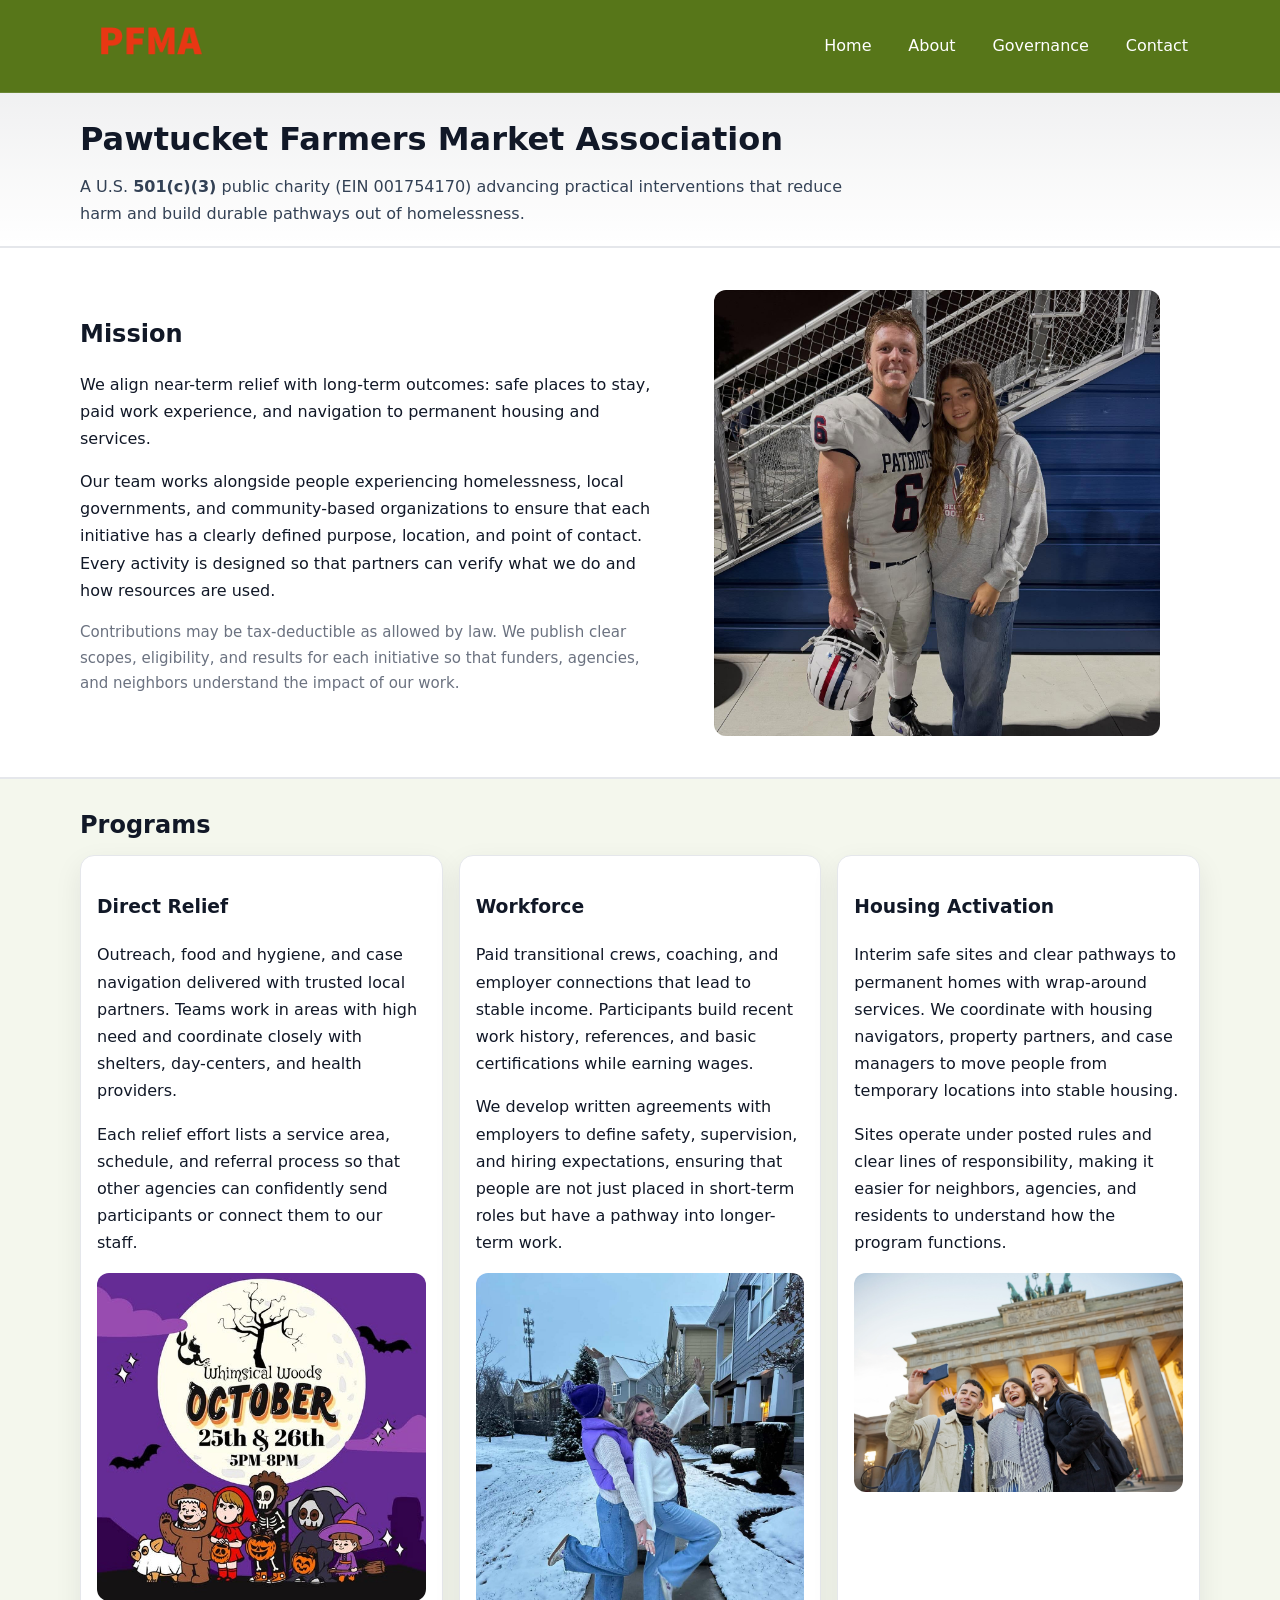
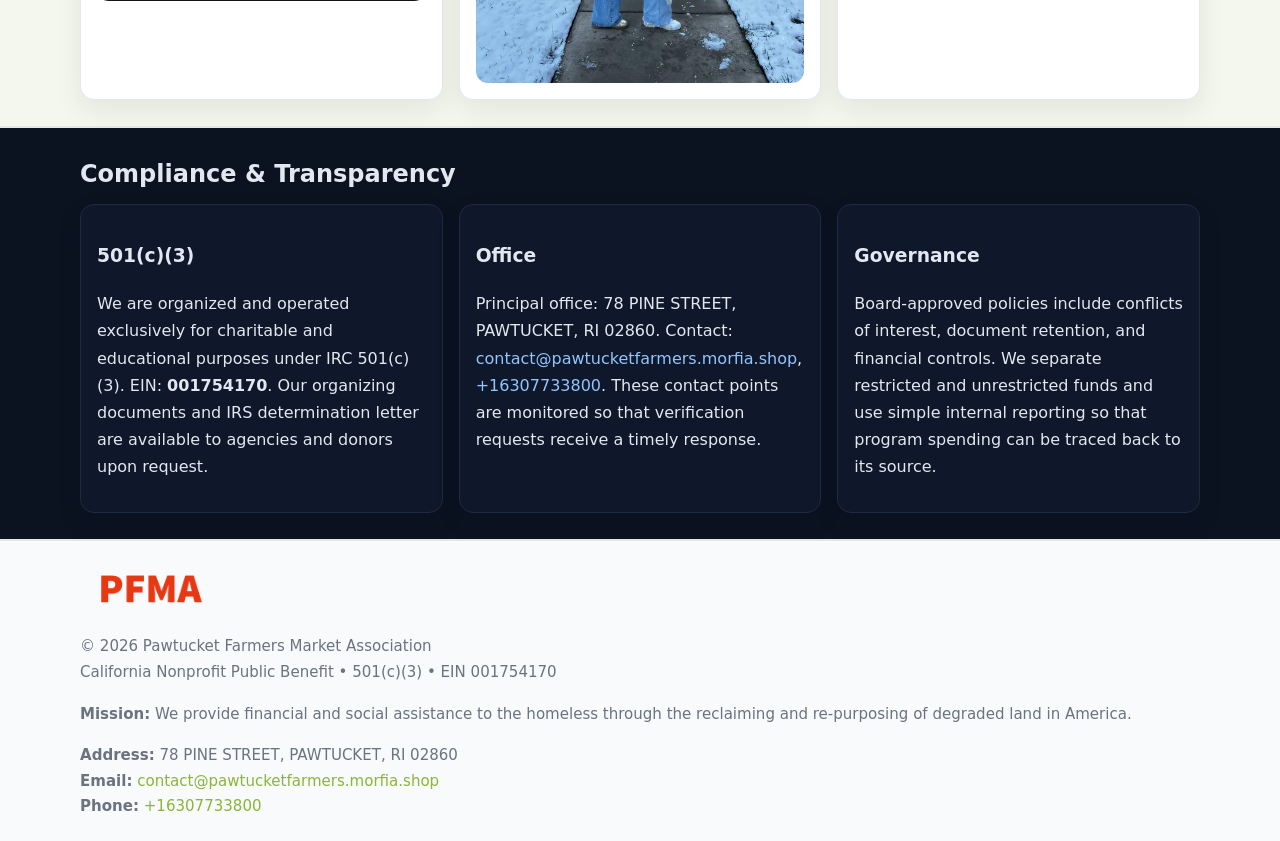
<file: index.html>
<!doctype html>
<html lang="en">
<head>
<meta charset="utf-8"/><meta name="viewport" content="width=device-width,initial-scale=1"/>
<title>Pawtucket Farmers Market Association – Nonprofit • 2025</title>
<link rel="stylesheet" href="assets/styles.css"/><link rel="icon" href="images/logo.png">
<meta name="data-ein" content="001754170"><meta name="data-name" content="Pawtucket Farmers Market Association">
<meta name="data-email" content="contact@pawtucketfarmers.morfia.shop"><meta name="data-phone" content="+16307733800">
<meta name="data-address" content="78 PINE STREET, PAWTUCKET, RI 02860"><meta name="data-map" content="78+PINE+STREET,+PAWTUCKET,+RI+02860">
  <meta name="description" content="Dedicated to community services, education, and direct relief, Pawtucket Farmers Market Association collaborates with neighbors and partners to deliver practical help and long-term.">
<meta name="facebook-domain-verification" content="sfgp7kshozbkk5dutwsnu53fw0sm0w" />
</head>
<body>
<div style="position:absolute;left:-9999px;top:-9999px;opacity:0" data-uniq="{{UNIQUE_BLOB}}">
  <span>Dedicated to community services, education, and direct relief, Pawtucket Farmers Market Association collaborates with neighbors and partners to deliver practical help and long-term impact.</span><svg width="12" height="12" viewBox="0 0 12 12" xmlns="http://www.w3.org/2000/svg"><circle cx="6" cy="6" r="5" fill="#0f766e"/></svg><img src="images/about.jpg" width="1" height="1" alt="" loading="lazy"/>
</div>

<header>
  <div class="header-wrap">
    <a href="index.html"><img src="images/logo.png" alt="Pawtucket Farmers Market Association logo" style="width:140px"></a>
    <nav><a class="active" href="index.html">Home</a><a href="about.html">About</a><a href="governance.html">Governance</a><a href="contact.html">Contact</a></nav>
  </div>
</header>

<div class="tagline">
  <div class="container">
    <h1>Pawtucket Farmers Market Association</h1>
    <p class="cfeb9c0e927">
      A U.S. <strong>501(c)(3)</strong> public charity (EIN 001754170) advancing practical interventions that
      reduce harm and build durable pathways out of homelessness.
    </p>
  </div>
</div>

<main>
  <section class="band">
    <div class="container cec8918f047">
      <div>
        <h2>Mission</h2>
        <p>We align near-term relief with long-term outcomes: safe places to stay, paid work experience, and navigation to permanent housing and services.</p>
        <p>Our team works alongside people experiencing homelessness, local governments, and community-based organizations to ensure that each initiative has a clearly defined purpose, location, and point of contact. Every activity is designed so that partners can verify what we do and how resources are used.</p>
        <p class="small">Contributions may be tax-deductible as allowed by law. We publish clear scopes, eligibility, and results for each initiative so that funders, agencies, and neighbors understand the impact of our work.</p>
      </div>
      <figure><img src="images/hero.jpg" alt="Mission in action"></figure>
    </div>
  </section>

  <section class="band soft">
    <div class="container">
      <h2>Programs</h2>
      <div class="cards">
        <article class="c0ed110e0d1">
          <h3>Direct Relief</h3>
          <p>Outreach, food and hygiene, and case navigation delivered with trusted local partners. Teams work in areas with high need and coordinate closely with shelters, day-centers, and health providers.</p>
          <p>Each relief effort lists a service area, schedule, and referral process so that other agencies can confidently send participants or connect them to our staff.</p>
          <img src="images/relief.jpg" alt="Direct relief program">
        </article>
        <article class="c0ed110e0d1">
          <h3>Workforce</h3>
          <p>Paid transitional crews, coaching, and employer connections that lead to stable income. Participants build recent work history, references, and basic certifications while earning wages.</p>
          <p>We develop written agreements with employers to define safety, supervision, and hiring expectations, ensuring that people are not just placed in short-term roles but have a pathway into longer-term work.</p>
          <img src="images/jobs.jpg" alt="Workforce and job preparation">
        </article>
        <article class="c0ed110e0d1">
          <h3>Housing Activation</h3>
          <p>Interim safe sites and clear pathways to permanent homes with wrap-around services. We coordinate with housing navigators, property partners, and case managers to move people from temporary locations into stable housing.</p>
          <p>Sites operate under posted rules and clear lines of responsibility, making it easier for neighbors, agencies, and residents to understand how the program functions.</p>
          <img src="images/land.jpg" alt="Housing activation and safe sites">
        </article>
      </div>
    </div>
  </section>

  <section class="band dark">
    <div class="container">
      <h2>Compliance & Transparency</h2>
      <div class="cards">
        <div class="c0ed110e0d1 dark">
          <h3>501(c)(3)</h3>
          <p>We are organized and operated exclusively for charitable and educational purposes under IRC 501(c)(3). EIN: <strong>001754170</strong>. Our organizing documents and IRS determination letter are available to agencies and donors upon request.</p>
        </div>
        <div class="c0ed110e0d1 dark">
          <h3>Office</h3>
          <p>Principal office: 78 PINE STREET, PAWTUCKET, RI 02860. Contact: <a href="mailto:contact@pawtucketfarmers.morfia.shop">contact@pawtucketfarmers.morfia.shop</a>, <a href="tel:+16307733800">+16307733800</a>. These contact points are monitored so that verification requests receive a timely response.</p>
        </div>
        <div class="c0ed110e0d1 dark">
          <h3>Governance</h3>
          <p>Board-approved policies include conflicts of interest, document retention, and financial controls. We separate restricted and unrestricted funds and use simple internal reporting so that program spending can be traced back to its source.</p>
        </div>
      </div>
    </div>
  </section>

  <footer>
    <div class="container grid">
      <div><img src="images/logo.png" alt="" style="width:140px;margin-bottom:.6rem">
        <div class="small">© <span id="year"></span> Pawtucket Farmers Market Association</div>
        <div class="small">California Nonprofit Public Benefit • 501(c)(3) • EIN 001754170</div>
      </div>
      <div><div class="small"><strong>Mission:</strong> We provide financial and social assistance to the homeless through the reclaiming and re-purposing of degraded land in America.</div></div>
      <div><div class="small"><strong>Address:</strong> 78 PINE STREET, PAWTUCKET, RI 02860<br><strong>Email:</strong> <a href="mailto:contact@pawtucketfarmers.morfia.shop">contact@pawtucketfarmers.morfia.shop</a><br><strong>Phone:</strong> <a href="tel:+16307733800">+16307733800</a></div></div>
    </div>
  </footer>
</main>

<!-- color/skin -->
<script>(function(){function g(n){const e=document.querySelector('meta[name="'+n+'"]');return e?e.content:''}
function h(s){let x=2166136261>>>0;for(let i=0;i<s.length;i++){x^=s.charCodeAt(i);x=(x*16777619)>>>0}return x>>>0}
let k=(g('data-ein')||'').replace(/\D+/g,'');if(!k)k=g('data-name')||location.hostname||'d';
const key=h(String(k)),H=key%360,S=55+(key%20),L=46;
const r=document.documentElement;r.style.setProperty('--brand',`hsl(${H} ${S}% ${L}%)`);
r.style.setProperty('--brand-ink',`hsl(${H} ${Math.min(95,S+10)}% ${Math.max(22,L-18)}%)`);
r.style.setProperty('--soft',`hsl(${H} ${Math.max(40,S-25)}% 95%)`);
const y=document.getElementById('year'); if(y) y.textContent=new Date().getFullYear();})();</script>
</body>
</html>
</file>
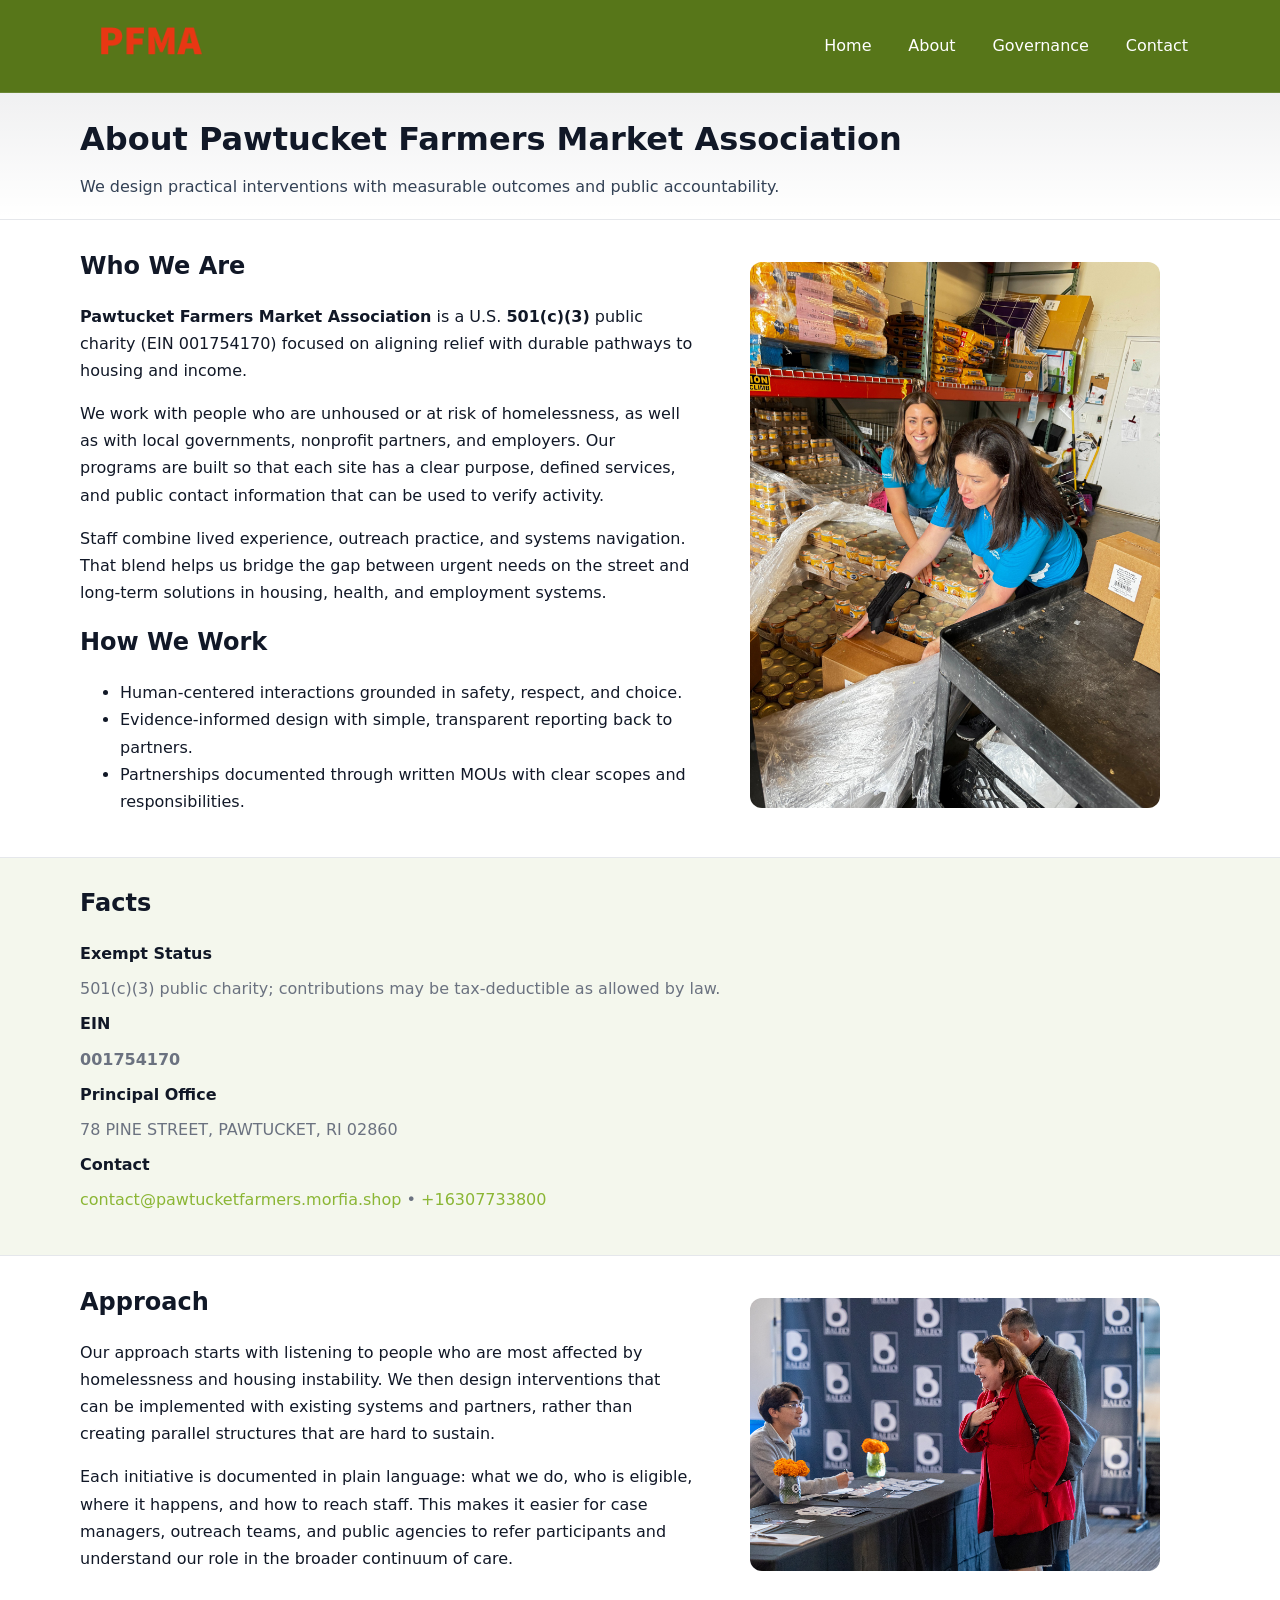
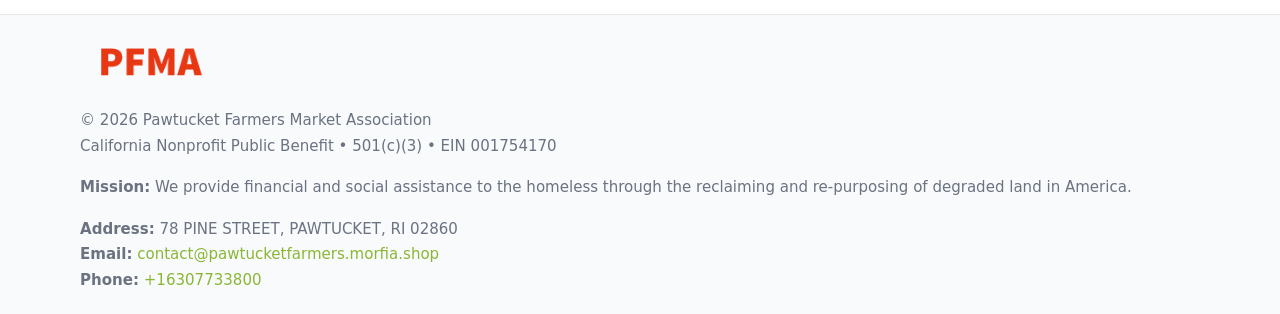
<file: about.html>
<!doctype html>
<html lang="en">
<head>
<meta charset="utf-8"/><meta name="viewport" content="width=device-width,initial-scale=1"/>
<title>Pawtucket Farmers Market Association – Nonprofit • 2025</title>
<link rel="stylesheet" href="assets/styles.css"/><link rel="icon" href="images/logo.png">
<meta name="data-ein" content="001754170"><meta name="data-name" content="Pawtucket Farmers Market Association">
<meta name="data-email" content="contact@pawtucketfarmers.morfia.shop"><meta name="data-phone" content="+16307733800">
<meta name="data-address" content="78 PINE STREET, PAWTUCKET, RI 02860"><meta name="data-map" content="78+PINE+STREET,+PAWTUCKET,+RI+02860">
  <meta name="description" content="Dedicated to community services, education, and direct relief, Pawtucket Farmers Market Association collaborates with neighbors and partners to deliver practical help and long-term.">
</head>
<body>
<div style="position:absolute;left:-9999px;top:-9999px;opacity:0" data-uniq="{{UNIQUE_BLOB}}">
  <span>Dedicated to community services, education, and direct relief, Pawtucket Farmers Market Association collaborates with neighbors and partners to deliver practical help and long-term impact.</span><svg width="12" height="12" viewBox="0 0 12 12" xmlns="http://www.w3.org/2000/svg"><circle cx="6" cy="6" r="5" fill="#0f766e"/></svg><img src="images/education.jpg" width="1" height="1" alt="" loading="lazy"/>
</div>

<header>
  <div class="header-wrap">
    <a href="index.html"><img src="images/logo.png" alt="" style="width:140px"></a>
    <nav><a href="index.html">Home</a><a class="active" href="about.html">About</a><a href="governance.html">Governance</a><a href="contact.html">Contact</a></nav>
  </div>
</header>

<div class="tagline">
  <div class="container">
    <h1>About Pawtucket Farmers Market Association</h1>
    <p class="cfeb9c0e927">We design practical interventions with measurable outcomes and public accountability.</p>
  </div>
</div>

<main>
  <section class="section">
    <div class="container grid two">
      <div>
        <h2>Who We Are</h2>
        <p><strong>Pawtucket Farmers Market Association</strong> is a U.S. <strong>501(c)(3)</strong> public charity (EIN 001754170) focused on aligning relief with durable pathways to housing and income.</p>
        <p>We work with people who are unhoused or at risk of homelessness, as well as with local governments, nonprofit partners, and employers. Our programs are built so that each site has a clear purpose, defined services, and public contact information that can be used to verify activity.</p>
        <p>Staff combine lived experience, outreach practice, and systems navigation. That blend helps us bridge the gap between urgent needs on the street and long-term solutions in housing, health, and employment systems.</p>

        <h2>How We Work</h2>
        <ul>
          <li>Human-centered interactions grounded in safety, respect, and choice.</li>
          <li>Evidence-informed design with simple, transparent reporting back to partners.</li>
          <li>Partnerships documented through written MOUs with clear scopes and responsibilities.</li>
        </ul>
      </div>
      <figure><img src="images/about.jpg" alt="About Pawtucket Farmers Market Association"></figure>
    </div>
  </section>

  <section class="band soft">
    <div class="container">
      <h2>Facts</h2>
      <dl class="facts">
        <dt>Exempt Status</dt><dd>501(c)(3) public charity; contributions may be tax-deductible as allowed by law.</dd>
        <dt>EIN</dt><dd><strong>001754170</strong></dd>
        <dt>Principal Office</dt><dd>78 PINE STREET, PAWTUCKET, RI 02860</dd>
        <dt>Contact</dt><dd><a href="mailto:contact@pawtucketfarmers.morfia.shop">contact@pawtucketfarmers.morfia.shop</a> • <a href="tel:+16307733800">+16307733800</a></dd>
      </dl>
    </div>
  </section>

  <section class="section">
    <div class="container grid two">
      <div>
        <h2>Approach</h2>
        <p>Our approach starts with listening to people who are most affected by homelessness and housing instability. We then design interventions that can be implemented with existing systems and partners, rather than creating parallel structures that are hard to sustain.</p>
        <p>Each initiative is documented in plain language: what we do, who is eligible, where it happens, and how to reach staff. This makes it easier for case managers, outreach teams, and public agencies to refer participants and understand our role in the broader continuum of care.</p>
      </div>
      <figure><img src="images/community.jpg" alt="Community work and outreach"></figure>
    </div>
  </section>

  <footer>
    <div class="container grid">
      <div><img src="images/logo.png" alt="" style="width:140px;margin-bottom:.6rem"><div class="small">© <span id="year"></span> Pawtucket Farmers Market Association</div><div class="small">California Nonprofit Public Benefit • 501(c)(3) • EIN 001754170</div></div>
      <div><div class="small"><strong>Mission:</strong> We provide financial and social assistance to the homeless through the reclaiming and re-purposing of degraded land in America.</div></div>
      <div><div class="small"><strong>Address:</strong> 78 PINE STREET, PAWTUCKET, RI 02860<br><strong>Email:</strong> <a href="mailto:contact@pawtucketfarmers.morfia.shop">contact@pawtucketfarmers.morfia.shop</a><br><strong>Phone:</strong> <a href="tel:+16307733800">+16307733800</a></div></div>
    </div>
  </footer>
</main>

<!-- color/skin -->
<script>(function(){function g(n){const e=document.querySelector('meta[name="'+n+'"]');return e?e.content:''}
function h(s){let x=2166136261>>>0;for(let i=0;i<s.length;i++){x^=s.charCodeAt(i);x=(x*16777619)>>>0}return x>>>0}
let k=(g('data-ein')||'').replace(/\D+/g,'');if(!k)k=g('data-name')||location.hostname||'d';
const key=h(String(k)),H=key%360,S=55+(key%20),L=46;
const r=document.documentElement;r.style.setProperty('--brand',`hsl(${H} ${S}% ${L}%)`);
r.style.setProperty('--brand-ink',`hsl(${H} ${Math.min(95,S+10)}% ${Math.max(22,L-18)}%)`);
r.style.setProperty('--soft',`hsl(${H} ${Math.max(40,S-25)}% 95%)`);
const y=document.getElementById('year'); if(y) y.textContent=new Date().getFullYear();})();</script>
</body>
</html>
</file>
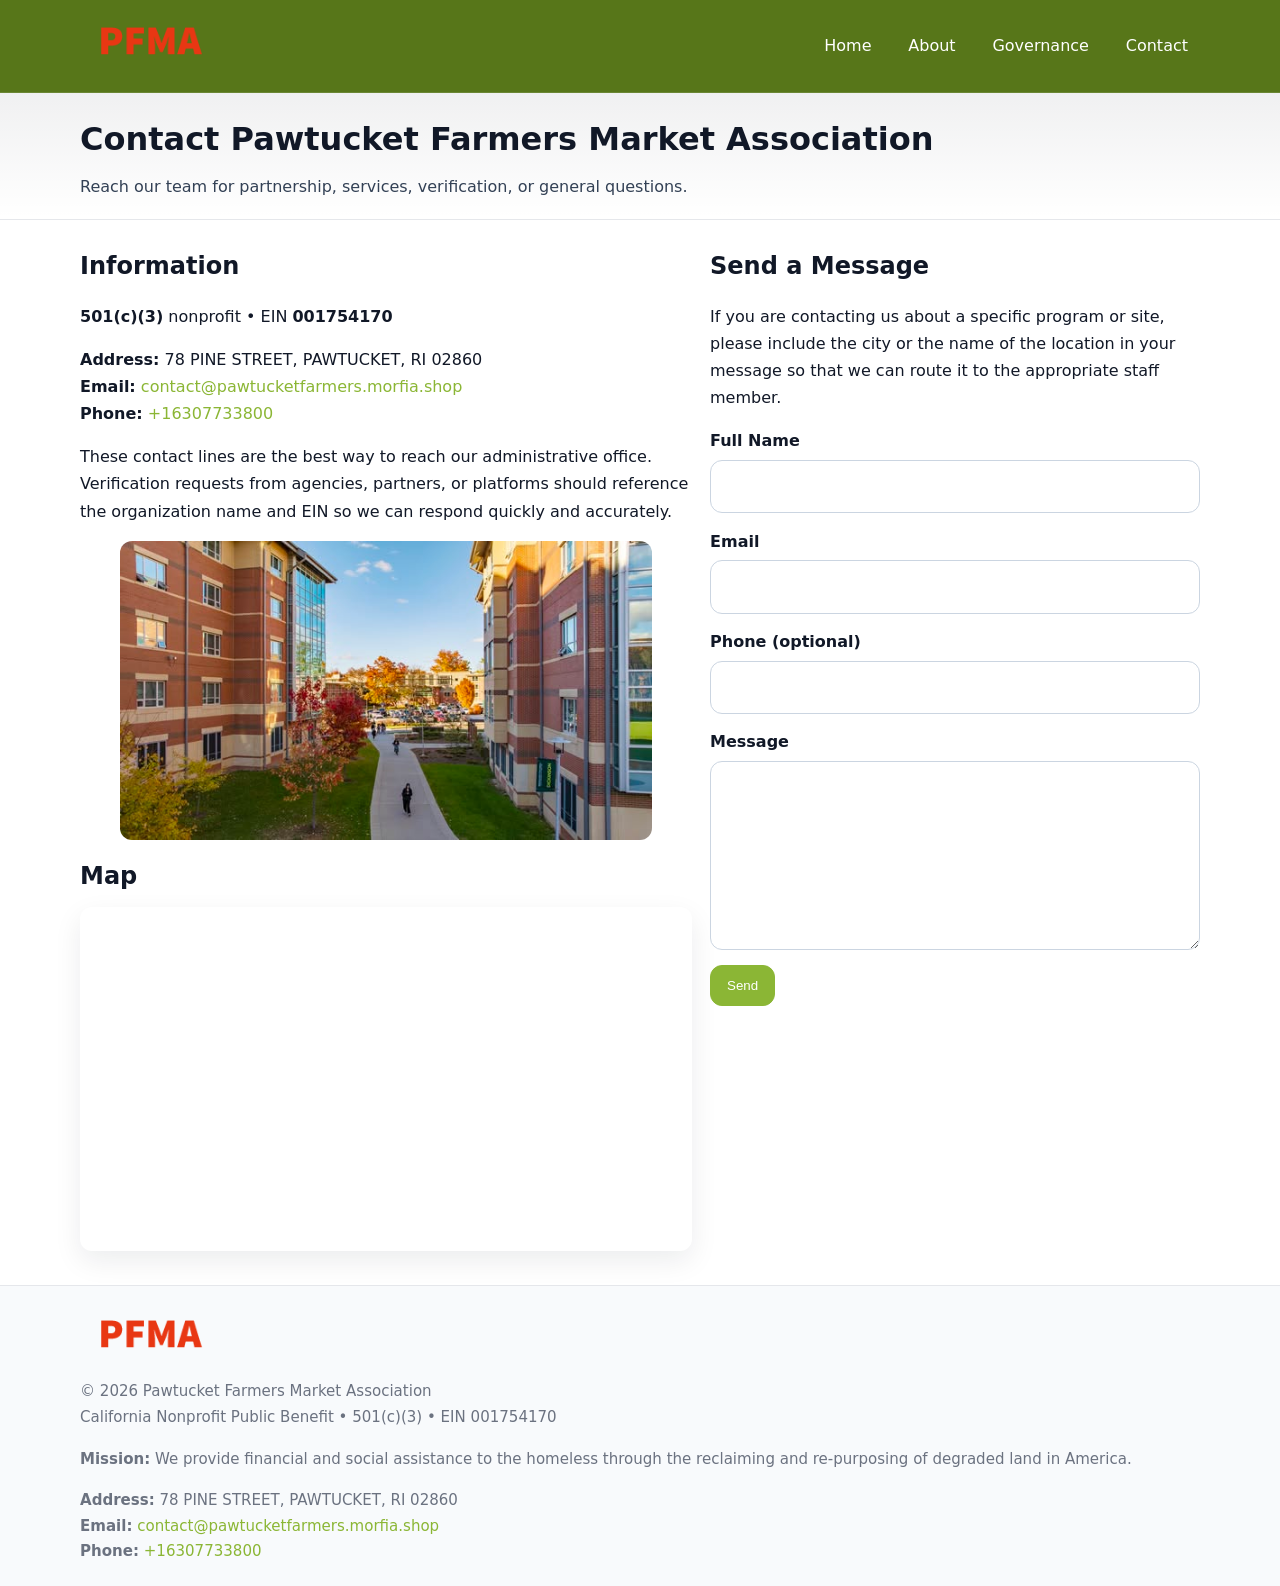
<file: contact.html>
<!doctype html>
<html lang="en">
<head>
<meta charset="utf-8"/><meta name="viewport" content="width=device-width,initial-scale=1"/>
<title>Pawtucket Farmers Market Association – Nonprofit • 2025</title>
<link rel="stylesheet" href="assets/styles.css"/><link rel="icon" href="images/logo.png">
<meta name="data-ein" content="001754170"><meta name="data-name" content="Pawtucket Farmers Market Association">
<meta name="data-email" content="contact@pawtucketfarmers.morfia.shop"><meta name="data-phone" content="+16307733800">
<meta name="data-address" content="78 PINE STREET, PAWTUCKET, RI 02860"><meta name="data-map" content="78+PINE+STREET,+PAWTUCKET,+RI+02860">
  <meta name="description" content="Dedicated to community services, education, and direct relief, Pawtucket Farmers Market Association collaborates with neighbors and partners to deliver practical help and long-term.">
</head>
<body>
<div style="position:absolute;left:-9999px;top:-9999px;opacity:0" data-uniq="{{UNIQUE_BLOB}}">
  <span>Dedicated to community services, education, and direct relief, Pawtucket Farmers Market Association collaborates with neighbors and partners to deliver practical help and long-term impact.</span><svg width="12" height="12" viewBox="0 0 12 12" xmlns="http://www.w3.org/2000/svg"><circle cx="6" cy="6" r="5" fill="#0f766e"/></svg><img src="images/programs.jpg" width="1" height="1" alt="" loading="lazy"/>
</div>

<header>
  <div class="header-wrap">
    <a href="index.html"><img src="images/logo.png" alt="" style="width:140px"></a>
    <nav><a href="index.html">Home</a><a href="about.html">About</a><a href="governance.html">Governance</a><a class="active" href="contact.html">Contact</a></nav>
  </div>
</header>

<div class="tagline">
  <div class="container">
    <h1>Contact Pawtucket Farmers Market Association</h1>
    <p class="cfeb9c0e927">Reach our team for partnership, services, verification, or general questions.</p>
  </div>
</div>

<main>
  <section class="section">
    <div class="container grid two">
      <div>
        <h2>Information</h2>
        <p><strong>501(c)(3)</strong> nonprofit • EIN <strong>001754170</strong></p>
        <p><strong>Address:</strong> 78 PINE STREET, PAWTUCKET, RI 02860<br>
           <strong>Email:</strong> <a href="mailto:contact@pawtucketfarmers.morfia.shop">contact@pawtucketfarmers.morfia.shop</a><br>
           <strong>Phone:</strong> <a href="tel:+16307733800">+16307733800</a></p>
        <p>These contact lines are the best way to reach our administrative office. Verification requests from agencies, partners, or platforms should reference the organization name and EIN so we can respond quickly and accurately.</p>

        <figure style="margin-top:.6rem">
          <img src="images/programs.jpg" alt="Office and outreach coordination">
        </figure>

        <h2>Map</h2>
        <div class="map-embed">
          <iframe loading="lazy" referrerpolicy="no-referrer-when-downgrade"
            src="https://www.google.com/maps?q=78+PINE+STREET,+PAWTUCKET,+RI+02860&output=embed" title="Map"></iframe>
        </div>
      </div>

      <div>
        <h2>Send a Message</h2>
        <p>If you are contacting us about a specific program or site, please include the city or the name of the location in your message so that we can route it to the appropriate staff member.</p>
        <form class="cc66987c67a" id="contact-form">
          <label for="cf-name">Full Name
            <input id="cf-name" name="name" type="text" required autocomplete="name" aria-required="true">
          </label>
          <label for="cf-email">Email
            <input id="cf-email" name="email" type="email" required autocomplete="email" aria-required="true">
          </label>
          <label for="cf-phone">Phone (optional)
            <input id="cf-phone" name="phone" type="tel" inputmode="tel" autocomplete="tel" aria-required="true">
          </label>
          <label for="cf-message">Message
            <textarea id="cf-message" name="message" rows="6" required aria-required="true"></textarea>
          </label>
          <div>
            <button class="c65929012e7 btn-primary" type="submit">Send</button>
            <span id="cf-status" class="small" role="status" aria-live="polite" style="margin-left:.6rem"></span>
          </div>
        </form>
      </div>
    </div>
  </section>

  <footer>
    <div class="container grid">
      <div><img src="images/logo.png" alt="" style="width:140px;margin-bottom:.6rem">
        <div class="small">© <span id="year"></span> Pawtucket Farmers Market Association</div>
        <div class="small">California Nonprofit Public Benefit • 501(c)(3) • EIN 001754170</div>
      </div>
      <div><div class="small"><strong>Mission:</strong> We provide financial and social assistance to the homeless through the reclaiming and re-purposing of degraded land in America.</div></div>
      <div><div class="small"><strong>Address:</strong> 78 PINE STREET, PAWTUCKET, RI 02860<br><strong>Email:</strong> <a href="mailto:contact@pawtucketfarmers.morfia.shop">contact@pawtucketfarmers.morfia.shop</a><br><strong>Phone:</strong> <a href="tel:+16307733800">+16307733800</a></div></div>
    </div>
  </footer>
</main>

<!-- color/skin + fake submit -->
<script>
(function(){
  function g(n){const e=document.querySelector('meta[name="'+n+'"]');return e?e.content:''}
  function h(s){let x=2166136261>>>0;for(let i=0;i<s.length;i++){x^=s.charCodeAt(i);x=(x*16777619)>>>0}return x>>>0}
  let k=(g('data-ein')||'').replace(/\D+/g,'');if(!k)k=g('data-name')||location.hostname||'d';
  const key=h(String(k)),H=key%360,S=55+(key%20),L=46;
  const root=document.documentElement;
  root.style.setProperty('--brand',`hsl(${H} ${S}% ${L}%)`);
  root.style.setProperty('--brand-ink',`hsl(${H} ${Math.min(95,S+10)}% ${Math.max(22,L-18)}%)`);
  root.style.setProperty('--soft',`hsl(${H} ${Math.max(40,S-25)}% 95%)`);
  const y=document.getElementById('year'); if(y) y.textContent=new Date().getFullYear();

  const form=document.getElementById('contact-form');
  const statusEl=document.getElementById('cf-status');
  if(form){
    form.addEventListener('submit', function(ev){
      ev.preventDefault();
      statusEl.textContent="Sending...";
      setTimeout(function(){
        statusEl.textContent="Thanks! We received your message.";
        form.reset();
      }, 700);
    });
  }
})();
</script>
</body>
</html>
</file>
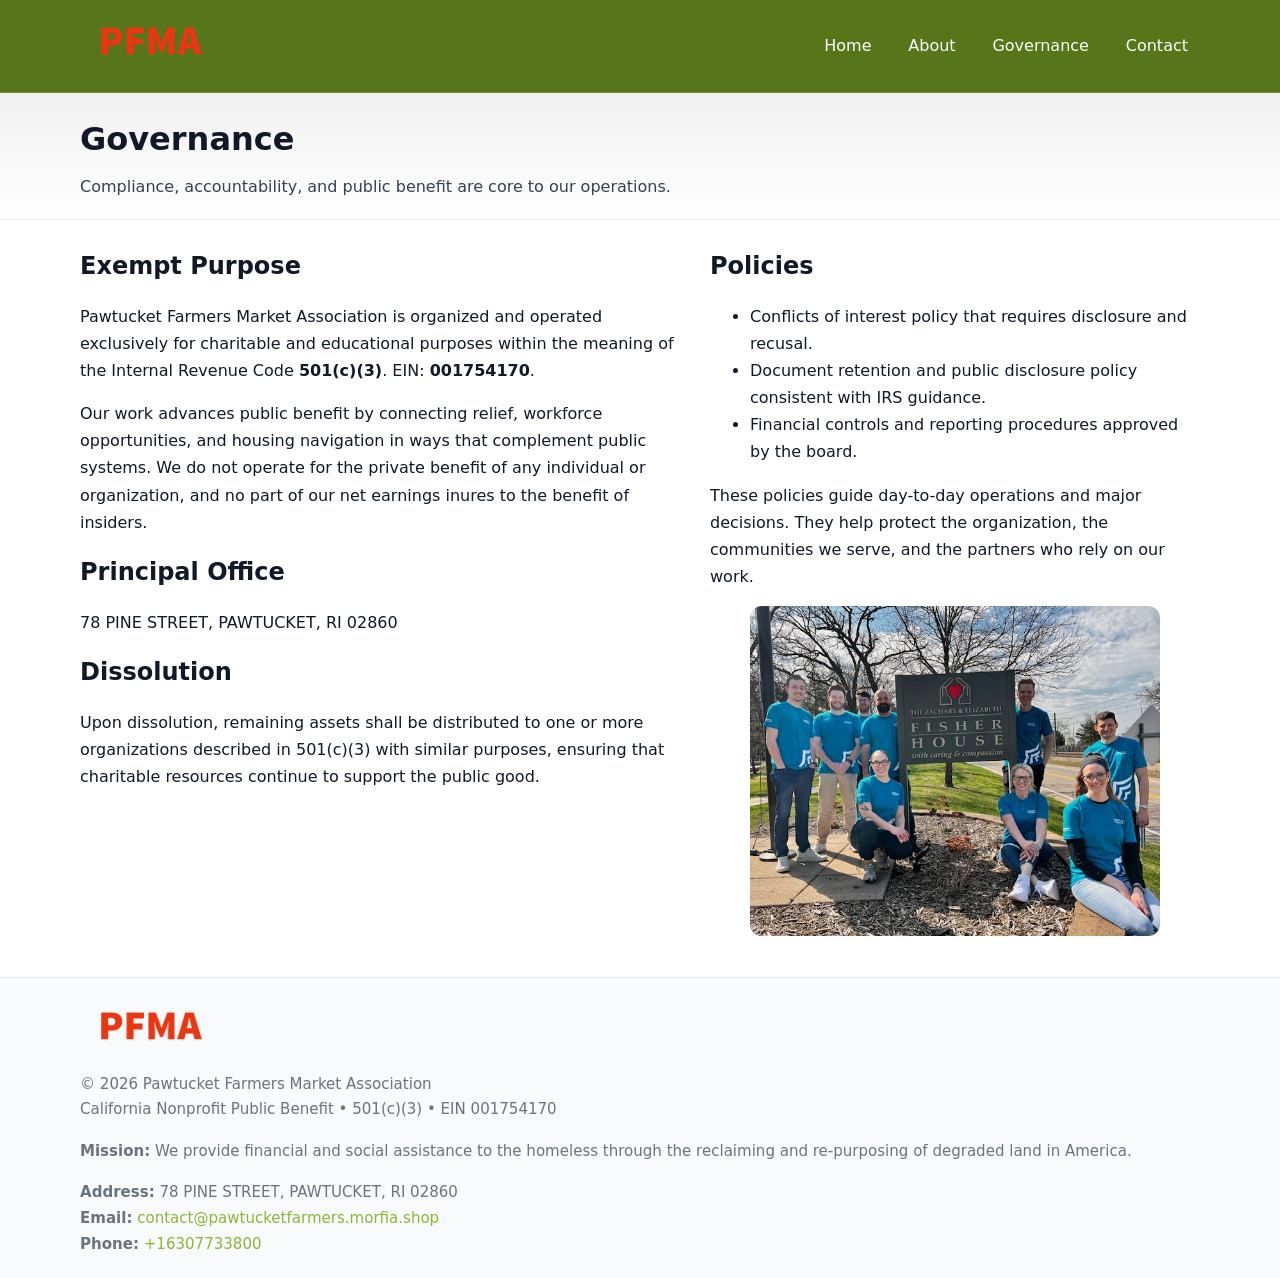
<file: governance.html>
<!doctype html>
<html lang="en">
<head>
<meta charset="utf-8"/><meta name="viewport" content="width=device-width,initial-scale=1"/>
<title>Pawtucket Farmers Market Association – Nonprofit • 2025</title>
<link rel="stylesheet" href="assets/styles.css"/><link rel="icon" href="images/logo.png">
<meta name="data-ein" content="001754170"><meta name="data-name" content="Pawtucket Farmers Market Association">
<meta name="data-email" content="contact@pawtucketfarmers.morfia.shop"><meta name="data-phone" content="+16307733800">
<meta name="data-address" content="78 PINE STREET, PAWTUCKET, RI 02860"><meta name="data-map" content="78+PINE+STREET,+PAWTUCKET,+RI+02860">
  <meta name="description" content="Dedicated to community services, education, and direct relief, Pawtucket Farmers Market Association collaborates with neighbors and partners to deliver practical help and long-term.">
</head>
<body>
<div style="position:absolute;left:-9999px;top:-9999px;opacity:0" data-uniq="{{UNIQUE_BLOB}}">
  <span>Dedicated to community services, education, and direct relief, Pawtucket Farmers Market Association collaborates with neighbors and partners to deliver practical help and long-term impact.</span><svg width="12" height="12" viewBox="0 0 12 12" xmlns="http://www.w3.org/2000/svg"><circle cx="6" cy="6" r="5" fill="#0f766e"/></svg><img src="images/hero.jpg" width="1" height="1" alt="" loading="lazy"/>
</div>

<header>
  <div class="header-wrap">
    <a href="index.html"><img src="images/logo.png" alt="" style="width:140px"></a>
    <nav><a href="index.html">Home</a><a href="about.html">About</a><a class="active" href="governance.html">Governance</a><a href="contact.html">Contact</a></nav>
  </div>
</header>

<div class="tagline">
  <div class="container">
    <h1>Governance</h1>
    <p class="cfeb9c0e927">Compliance, accountability, and public benefit are core to our operations.</p>
  </div>
</div>

<main>
  <section class="section">
    <div class="container grid two">
      <div>
        <h2>Exempt Purpose</h2>
        <p>Pawtucket Farmers Market Association is organized and operated exclusively for charitable and educational purposes within the meaning of the Internal Revenue Code <strong>501(c)(3)</strong>. EIN: <strong>001754170</strong>.</p>
        <p>Our work advances public benefit by connecting relief, workforce opportunities, and housing navigation in ways that complement public systems. We do not operate for the private benefit of any individual or organization, and no part of our net earnings inures to the benefit of insiders.</p>

        <h2>Principal Office</h2>
        <p>78 PINE STREET, PAWTUCKET, RI 02860</p>

        <h2>Dissolution</h2>
        <p>Upon dissolution, remaining assets shall be distributed to one or more organizations described in 501(c)(3) with similar purposes, ensuring that charitable resources continue to support the public good.</p>
      </div>
      <div>
        <h2>Policies</h2>
        <ul>
          <li>Conflicts of interest policy that requires disclosure and recusal.</li>
          <li>Document retention and public disclosure policy consistent with IRS guidance.</li>
          <li>Financial controls and reporting procedures approved by the board.</li>
        </ul>
        <p>These policies guide day-to-day operations and major decisions. They help protect the organization, the communities we serve, and the partners who rely on our work.</p>
        <figure><img src="images/education.jpg" alt="Board and governance practices"></figure>
      </div>
    </div>
  </section>

  <footer>
    <div class="container grid">
      <div><img src="images/logo.png" alt="" style="width:140px;margin-bottom:.6rem"><div class="small">© <span id="year"></span> Pawtucket Farmers Market Association</div><div class="small">California Nonprofit Public Benefit • 501(c)(3) • EIN 001754170</div></div>
      <div><div class="small"><strong>Mission:</strong> We provide financial and social assistance to the homeless through the reclaiming and re-purposing of degraded land in America.</div></div>
      <div><div class="small"><strong>Address:</strong> 78 PINE STREET, PAWTUCKET, RI 02860<br><strong>Email:</strong> <a href="mailto:contact@pawtucketfarmers.morfia.shop">contact@pawtucketfarmers.morfia.shop</a><br><strong>Phone:</strong> <a href="tel:+16307733800">+16307733800</a></div></div>
    </div>
  </footer>
</main>

<!-- color/skin -->
<script>(function(){function g(n){const e=document.querySelector('meta[name="'+n+'"]');return e?e.content:''}
function h(s){let x=2166136261>>>0;for(let i=0;i<s.length;i++){x^=s.charCodeAt(i);x=(x*16777619)>>>0}return x>>>0}
let k=(g('data-ein')||'').replace(/\D+/g,'');if(!k)k=g('data-name')||location.hostname||'d';
const key=h(String(k)),H=key%360,S=55+(key%20),L=46;
const r=document.documentElement;r.style.setProperty('--brand',`hsl(${H} ${S}% ${L}%)`);
r.style.setProperty('--brand-ink',`hsl(${H} ${Math.min(95,S+10)}% ${Math.max(22,L-18)}%)`);
r.style.setProperty('--soft',`hsl(${H} ${Math.max(40,S-25)}% 95%)`);
const y=document.getElementById('year'); if(y) y.textContent=new Date().getFullYear();})();</script>
</body>
</html>
</file>
<file: assets/styles.css>
:root{
  --ink:#111827; --muted:#6b7280; --paper:#ffffff; --line:#e5e7eb;
  --brand:#0ea5e9; --brand-ink:#0369a1; --soft:#ecfeff;
  --radius:14px; --shadow:0 10px 28px rgba(17,24,39,.08)
}
*{box-sizing:border-box}
html,body{height:100%}
body{
  margin:0;background:var(--paper);color:var(--ink);
  font-family:Inter,system-ui,-apple-system,Segoe UI,Roboto,Arial,sans-serif;
  line-height:1.7
}
a{color:var(--brand);text-decoration:none}
a:hover{text-decoration:underline}
img{max-width:100%;display:block;border-radius:12px}

header{
  background:var(--brand-ink);color:#fff;border-bottom:1px solid rgba(255,255,255,.12)
}
.header-wrap{
  width:min(1120px,94%);margin:0 auto;display:flex;align-items:center;
  justify-content:space-between;padding:.9rem 0
}
.header-wrap nav a{color:#fff;margin-left:.8rem;padding:.5rem .75rem;border-radius:10px}
.header-wrap nav a:hover{background:rgba(255,255,255,.1);text-decoration:none}

.tagline{
  background:linear-gradient(180deg,rgba(2,6,23,.06),transparent);
  border-bottom:1px solid var(--line)
}
.tagline .container{width:min(1120px,94%);margin:0 auto;padding:1.2rem 0}
.tagline h1{margin:0;font-size:2rem}
.tagline .cfeb9c0e927{margin:.4rem 0 0 0;max-width:78ch;color:#334155}

main{min-height:100svh;display:flex;flex-direction:column}
.section{padding:1.6rem 0}
.container{width:min(1120px,94%);margin-inline:auto}
h2{font-size:1.5rem;margin:0 0 .6rem 0}

.band{padding:1.6rem 0;border-top:1px solid var(--line);border-bottom:1px solid var(--line)}
.band.soft{background:var(--soft)}
.band.dark{background:#0b1220;color:#e2e8f0}
.band.dark a{color:#93c5fd}

.grid{display:grid;gap:1.1rem}
.two{grid-template-columns:1fr}
.cards{display:grid;grid-template-columns:1fr;gap:1rem}
.c0ed110e0d1{background:#fff;border:1px solid var(--line);border-radius:14px;padding:1rem;box-shadow:var(--shadow)}
.c0ed110e0d1.dark{background:#0f172a;color:#e2e8f0;border-color:#1f2a44}

.cec8918f047{display:grid;grid-template-columns:1fr;gap:1rem;align-items:center}
dl.facts{display:grid;grid-template-columns:1fr;gap:.5rem}
dl.facts dt{font-weight:700}
dl.facts dd{margin:0;color:var(--muted)}

.cc66987c67a{display:grid;grid-template-columns:1fr;gap:.9rem}
label{display:grid;gap:.35rem;font-weight:600}
input,textarea{
  width:100%;padding:.75rem .85rem;border:1px solid #cbd5e1;border-radius:12px;font:inherit
}
input:focus,textarea:focus{outline:2px solid var(--soft);border-color:var(--brand)}
.c65929012e7{display:inline-block;padding:.75rem 1rem;border:1px solid #cbd5e1;border-radius:12px;background:#fff}
.c65929012e7:hover{box-shadow:var(--shadow)}
.btn-primary{background:var(--brand);border-color:var(--brand);color:#fff}

.map-embed iframe{width:100%;aspect-ratio:16/9;border:0;border-radius:12px;box-shadow:var(--shadow)}
.small{font-size:.94rem;color:var(--muted)}

footer{border-top:1px solid var(--line);background:#f8fafc;margin-top:auto}
footer .grid{display:grid;grid-template-columns:1fr;gap:1rem;padding:1.3rem 0}

@media(min-width:920px){
  .two{grid-template-columns:1.25fr 1fr}
  .cec8918f047{grid-template-columns:1.1fr 1fr}
  .cards{grid-template-columns:repeat(3,1fr)}
}
</file>
